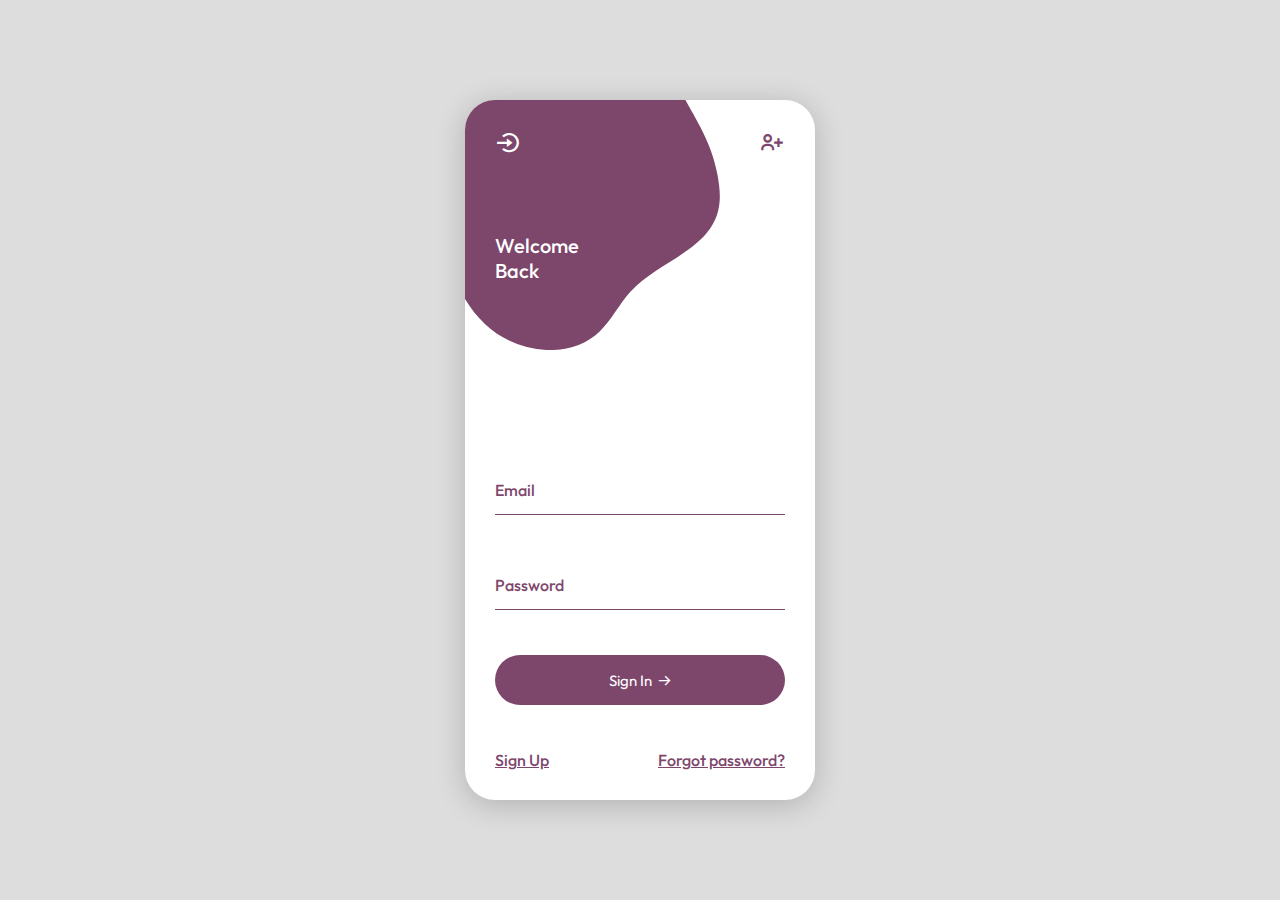
<file: Sign-up-tutorial-10/index.html>
<!DOCTYPE html>
<html lang="en">
<head>
    <meta charset="UTF-8">
    <meta name="viewport" content="width=device-width, initial-scale=1.0">
    <title>T.Oqilbek || Register Page || Tutorial</title>
    <!-- BOXICONS -->
    <link href='https://unpkg.com/boxicons@2.1.4/css/boxicons.min.css' rel='stylesheet'>
    <link rel="stylesheet" href="css/style.css">
</head>
<body>

    <div class="form-container">
        <div class="fluid-container">
            <img src="img/fluid-1.svg" class="fluid-1" id="fluid">
        </div>

        <!-- Login Form - Container -->
        <div class="login-container">
            <div class="form-icon">
                <i class="bx bx-log-in-circle icon-1"></i>
                <i class="bx bx-user-plus icon-2" id="register-icon-btn"></i>
            </div>
            <div class="form-title">
                <span>Welcome <br> Back</span>
            </div>
            <div>
                <div class="input-box">
                    <input type="email" id="email" class="input-field" autocomplete="off" required>
                    <label for="email">Email</label>
                </div>
                <div class="input-box">
                    <input type="password" id="password" class="input-field" autocomplete="off" required>
                    <label for="password">Password</label>
                </div>
                <div class="input-box">
                    <button class="input-submit">
                        <span>Sign In</span><i class="bx bx-arrow-back"></i>
                    </button>
                </div>
                <div class="form-bottom-links">
                    <a href="#" id="register-btn">Sign Up</a>
                    <a href="#">Forgot password?</a>
                </div>
            </div>
        </div>
        
        <!-- Register Form - Container -->
        <div class="register-container">
            <div class="form-icon">
                <i class="bx bx-user-plus icon-1"></i>
                <i class="bx bx-log-in-circle icon-2" id="login-icon-btn"></i>
            </div>
            <div class="form-title">
                <span>Create Account <br> Now</span>
            </div>
            <div>
                <div class="input-box">
                    <input type="text" id="user" class="input-field" autocomplete="off" required>
                    <label for="user">Username</label>
                </div>
                <div class="input-box">
                    <input type="email" id="email" class="input-field" autocomplete="off" required>
                    <label for="email">Email</label>
                </div>
                <div class="input-box">
                    <input type="password" id="password" class="input-field" autocomplete="off" required>
                    <label for="password">Password</label>
                </div>
                <div class="input-box">
                    <button class="input-submit">
                        <span>Sign Up</span><i class="bx bx-arrow-back"></i>
                    </button>
                </div>
                <div class="form-bottom-links">
                    <a href="#" id="login-btn">Sign In</a>
                    <a href="#">Terms & Policy</a>
                </div>
            </div>
        </div>
    </div>
        

    <script src="js/index.js"></script>
</body>
</html>
</file>
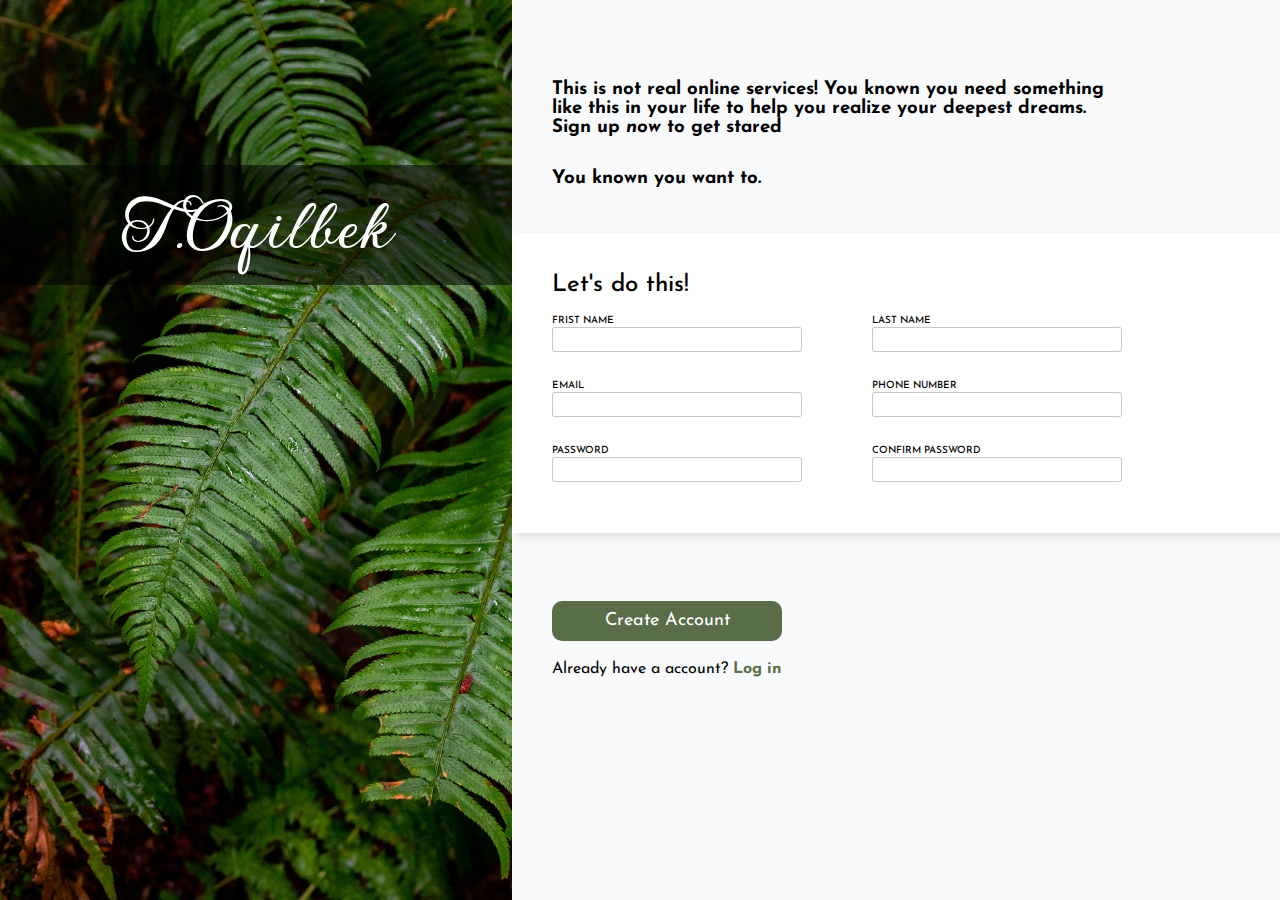
<file: Sign-up-tutorial-2/index.html>
<!DOCTYPE html>
<html lang="en">

<head>
    <meta charset="UTF-8">
    <meta name="viewport" content="width=device-width, initial-scale=1.0">
    <title>T.Oqilbek || Register Page || Tutorial</title>

    <!-- Page style.css link -->
    <link rel="stylesheet" href="css/style.css">
    <!-- /Page style.css link -->
</head>

<body>

    <!-- container div -->
    <div class="container">
        <!-- Logo div box -->
        <div class="logo">
            <box class="logo-text">T.Oqilbek</box>
        </div>
        <!-- /Logo div box -->

        <!-- register div -->
        <div class="register">
            <div class="m">
                <h3>This is not real online services! You known you need something <br> like this in your life to help you
                    realize your deepest dreams. <br> Sign up <i>now</i> to get stared</h3> <br> <br>
                <h3>You known you want to.</h3>
            </div>
            
            <form action="#">
                <div class="form">
                    <h2>Let's do this!</h2>

                    <div class="row">
                        <div class="col">
                            <div class="input">
                                <label for="firstName">Frist Name</label>
                                <input type="text" id="firstName" name="firstName"  required>
                            </div>
                            <div class="input">
                                <label for="email">Email</label>
                                <input type="email" id="email" name="email"  required>
                            </div>
                            <div class="input">
                                <label for="password">Password</label>
                                <input type="password" id="password" name="password"  required>
                            </div>
                        </div>
                        <div class="cols">
                            <div class="input">
                                <label for="lastName">Last Name</label>
                                <input type="text" id="firstName" name="lastName"  required>
                            </div>
                            <div class="input">
                                <label for="phoneNumber">Phone Number</label>
                                <input type="number" id="phoneNumber" name="phoneNumber"  required>
                            </div>
                            <div class="input">
                                <label for="confirmPassword">Confirm Password</label>
                                <input type="password" id="confirmPassword" name="confirmPassword"  required>
                            </div>
                        </div>
                    </div>
                </div>
                <div class="m button">
                    <button class="btn" type="submit">Create Account</button>
                    <p>Already have a account? <span>Log in</span></p>
                </div>
            </form>
        </div>
        <!-- /register div -->
    </div>
    <!-- /container div -->

</body>

</html>
</file>
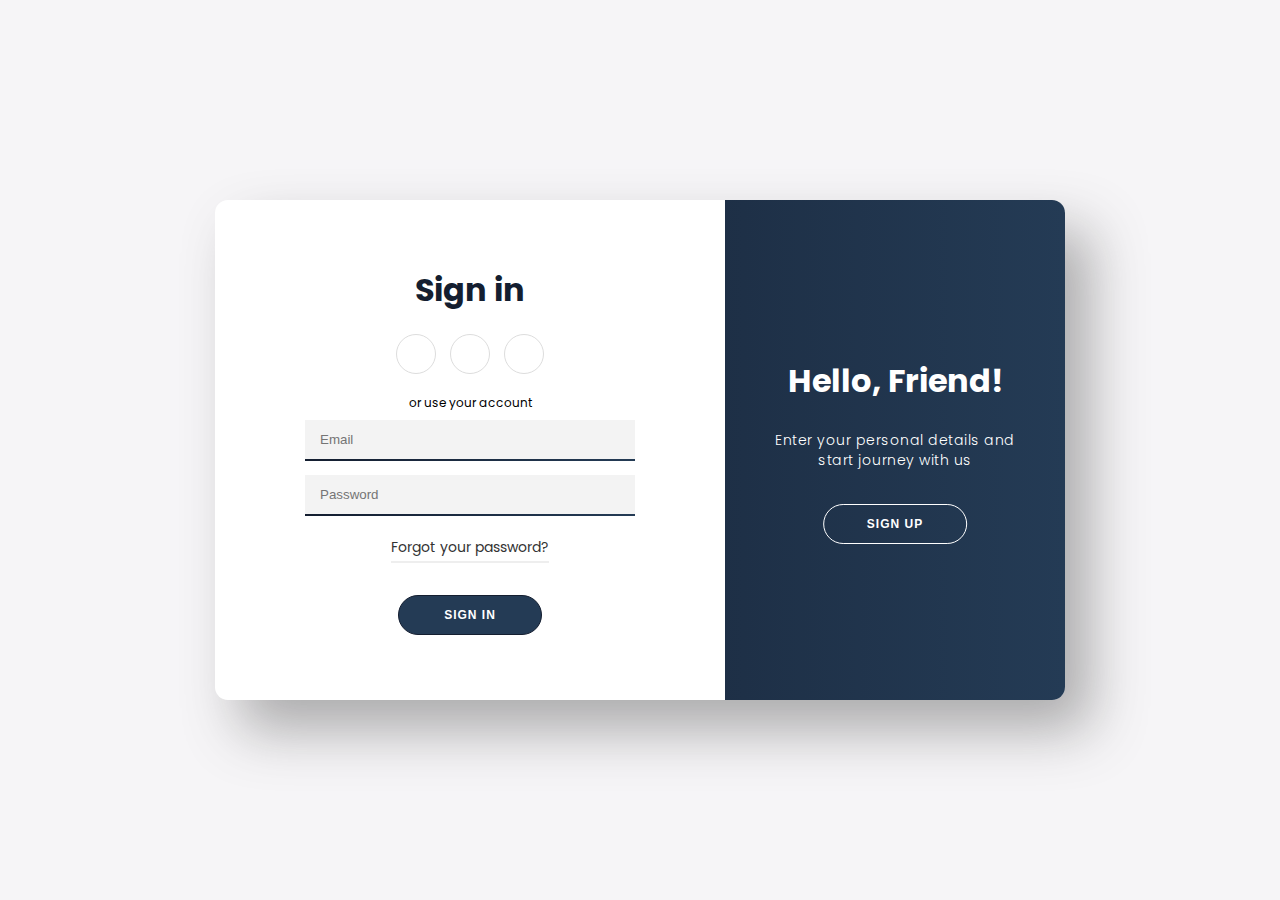
<file: Sign-up-tutorial-3/index.html>
<!DOCTYPE html>
<html lang="en">
<head>
    <meta charset="UTF-8">
    <meta http-equiv="X-UA-Compatible" content="IE=edge">
    <meta name="viewport" content="width=device-width, initial-scale=1.0">
    <title>T.Oqilbek || Register Page || Tutorial</title>
     <!-- font awesome icons -->
     <link rel="stylesheet" href="https://cdnjs.cloudflare.com/ajax/libs/font-awesome/6.1.1/css/all.min.css" integrity="sha512-KfkfwYDsLkIlwQp6LFnl8zNdLGxu9YAA1QvwINks4PhcElQSvqcyVLLD9aMhXd13uQjoXtEKNosOWaZqXgel0g==" crossorigin="anonymous" referrerpolicy="no-referrer" />
    <!-- css stylesheet -->
    <link rel="stylesheet" href="css/style.css">
</head>
<body>

    <div class="container" id="container">
        <div class="form-container sign-up-container">
            <form action="#">
                <h1>Create Account</h1>
                <div class="social-container">
                    <a href="#" class="social"><i class="fab fa-facebook-f"></i></a>
                    <a href="#" class="social"><i class="fab fa-google-plus-g"></i></a>
                    <a href="#" class="social"><i class="fab fa-linkedin-in"></i></a>
                </div>
                <span>or use your email for registration</span>
                <div class="infield">
                    <input type="text" placeholder="Name" />
                    <label></label>
                </div>
                <div class="infield">
                    <input type="email" placeholder="Email" name="email"/>
                    <label></label>
                </div>
                <div class="infield">
                    <input type="password" placeholder="Password" />
                    <label></label>
                </div>
                <button>Sign Up</button>
            </form>
        </div>
        <div class="form-container sign-in-container">
            <form action="#">
                <h1>Sign in</h1>
                <div class="social-container">
                    <a href="#" class="social"><i class="fab fa-facebook-f"></i></a>
                    <a href="#" class="social"><i class="fab fa-google-plus-g"></i></a>
                    <a href="#" class="social"><i class="fab fa-linkedin-in"></i></a>
                </div>
                <span>or use your account</span>
                <div class="infield">
                    <input type="email" placeholder="Email" name="email"/>
                    <label></label>
                </div>
                <div class="infield">
                    <input type="password" placeholder="Password" />
                    <label></label>
                </div>
                <a href="#" class="forgot">Forgot your password?</a>
                <button>Sign In</button>
            </form>
        </div>
        <div class="overlay-container" id="overlayCon">
            <div class="overlay">
                <div class="overlay-panel overlay-left">
                    <h1>Welcome Back!</h1>
                    <p>To keep connected with us please login with your personal info</p>
                    <button>Sign In</button>
                </div>
                <div class="overlay-panel overlay-right">
                    <h1>Hello, Friend!</h1>
                    <p>Enter your personal details and start journey with us</p>
                    <button>Sign Up</button>
                </div>
            </div>
            <button id="overlayBtn"></button>
        </div>
    </div>
    
    <!-- js code -->
    <script>
        const container = document.getElementById("container");
        const overlayCon = document.getElementById("overlayCon");
        const overlayBtn = document.getElementById("overlayBtn");

        overlayBtn.addEventListener("click", () => {
            container.classList.toggle("right-panel-active");

            overlayBtn.classList.remove("btnScaled");
            window.requestAnimationFrame( () => {
                overlayBtn.classList.add("btnScaled");
            })
        })
    </script>

</body>
</html>
</file>
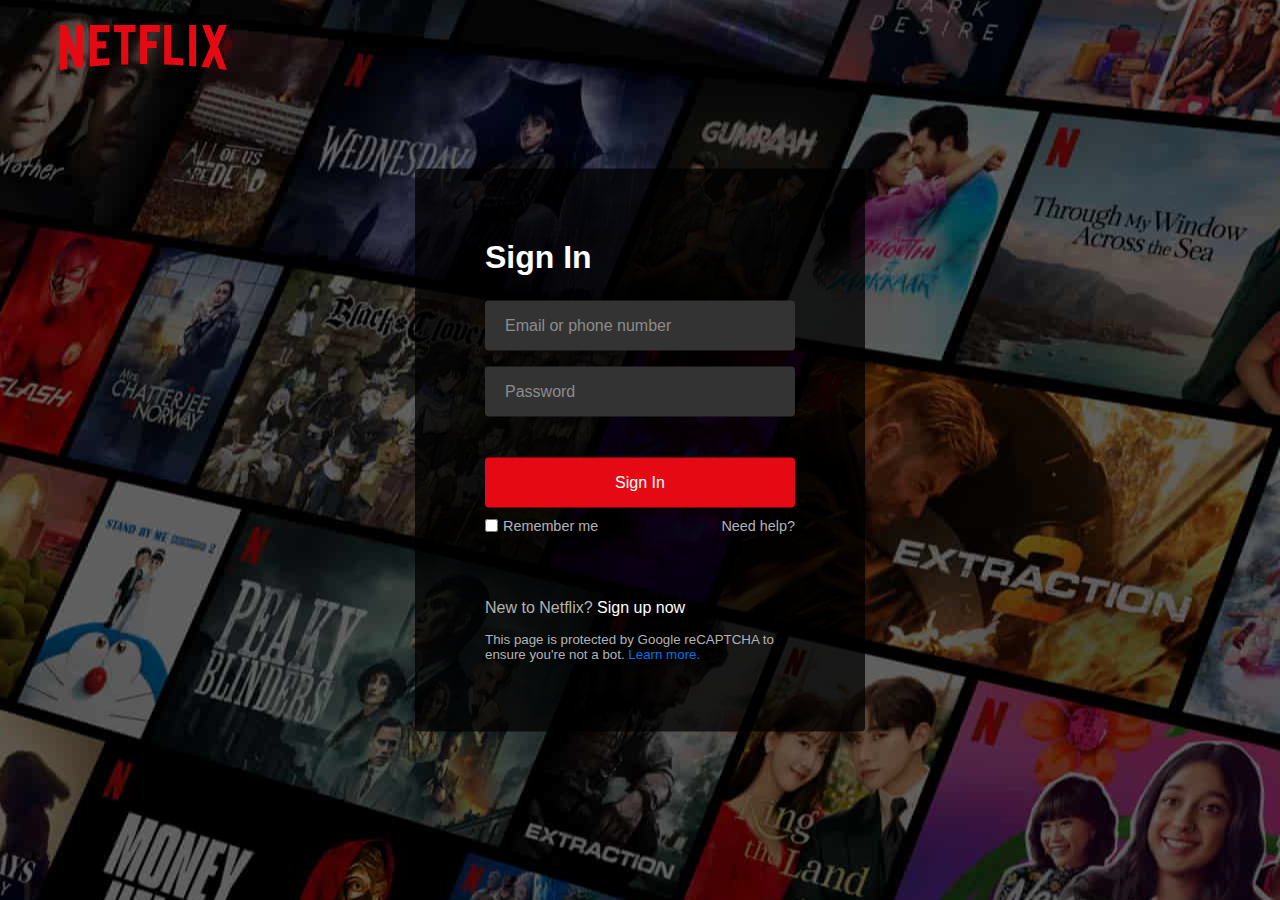
<file: Sign-up-tutorial-4/index.html>
<!DOCTYPE html>
<html lang="en">
<head>
    <meta charset="UTF-8">
    <meta name="viewport" content="width=device-width, initial-scale=1.0">
    <title>T.Oqilbek || Register Page || Tutorial</title>
    <link rel="stylesheet" href="css/style.css">
</head>
<body>
    <nav>
        <a href="#"><img src="img/netflix_logo.svg" alt="logo"></a>
    </nav>
    <div class="form-wrapper">
        <h2>Sign In</h2>
        <form action="#">
            <div class="form-control">
                <input type="text" required>
                <label>Email or phone number</label>
            </div>
            <div class="form-control">
                <input type="password" required>
                <label>Password</label>
            </div>
            <button type="submit">Sign In</button>
            <div class="form-help"> 
                <div class="remember-me">
                    <input type="checkbox" id="remember-me">
                    <label for="remember-me">Remember me</label>
                </div>
                <a href="#">Need help?</a>
            </div>
        </form>
        <p>New to Netflix? <a href="#">Sign up now</a></p>
        <small>
            This page is protected by Google reCAPTCHA to ensure you're not a bot. 
            <a href="#">Learn more.</a>
        </small>
    </div>
</body>
</html>
</file>
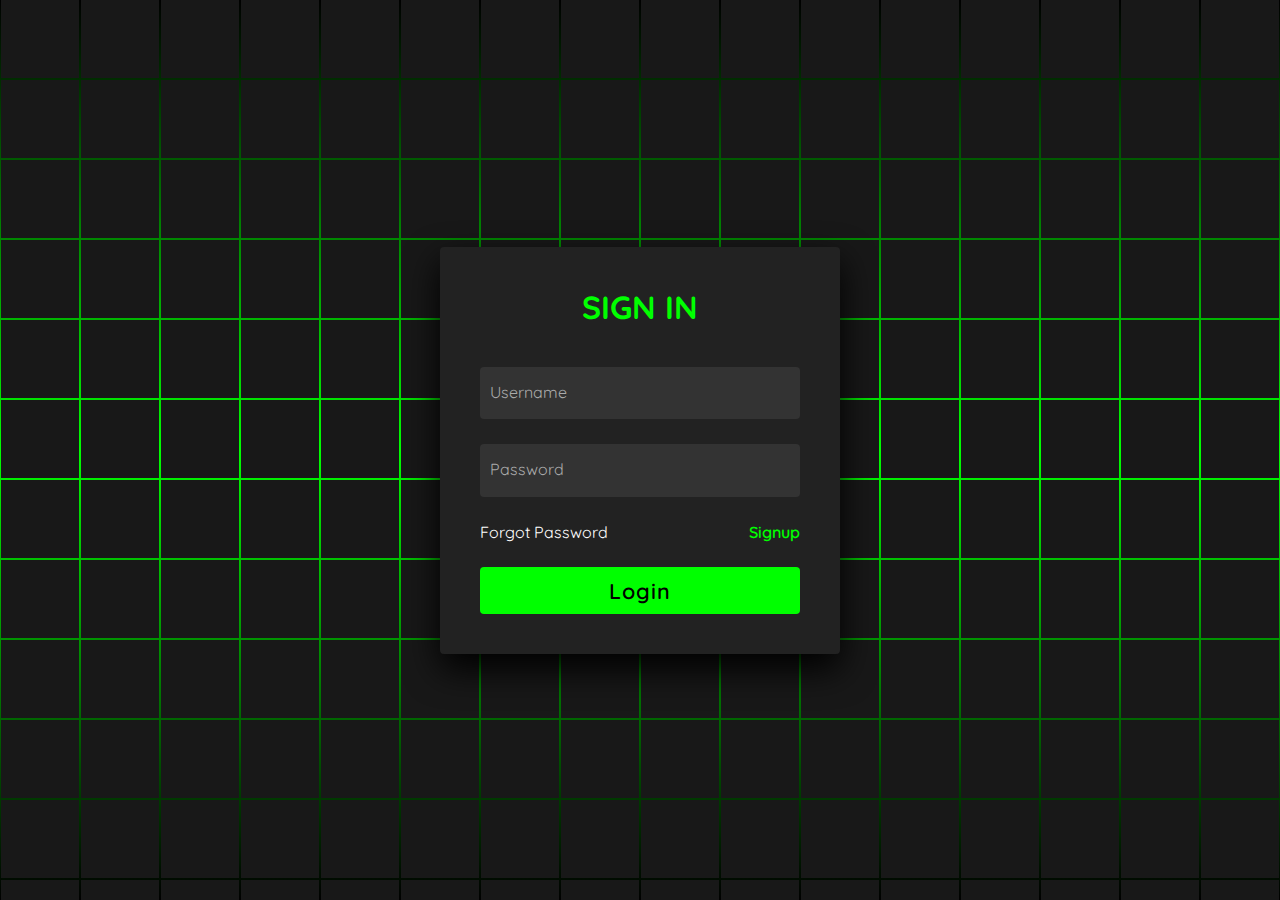
<file: Sign-up-tutorial-6/index.html>
<!DOCTYPE html>
<html lang="en" >
<head>
  <meta charset="UTF-8">
  <title>T.Oqilbek || Register Page || Tutorial</title>
  <link rel="stylesheet" href="css/style.css">

</head>
<body>
<!-- partial:index.partial.html -->
<section>

    <span></span>
    <span></span>
    <span></span>
    <span></span>
    <span></span>
    <span></span>
    <span></span>
    <span></span>
    <span></span>
    <span></span>
    <span></span>
    <span></span>
    <span></span>
    <span></span>
    <span></span>
    <span></span>
    <span></span>
    <span></span>
    <span></span>
    <span></span>
    <span></span>
    <span></span>
    <span></span>
    <span></span>
    <span></span>
    <span></span>
    <span></span>
    <span></span>
    <span></span>
    <span></span>
    <span></span>
    <span></span>
    <span></span>
    <span></span>
    <span></span>
    <span></span>
    <span></span>
    <span></span>
    <span></span>
    <span></span>
    <span></span>
    <span></span>
    <span></span>
    <span></span>
    <span></span>
    <span></span>
    <span></span>
    <span></span>
    <span></span>
    <span></span>
    <span></span>
    <span></span>
    <span></span>
    <span></span>
    <span></span>
    <span></span>
    <span></span>
    <span></span>
    <span></span>
    <span></span>
    <span></span>
    <span></span>
    <span></span>
    <span></span>
    <span></span>
    <span></span>
    <span></span>
    <span></span>
    <span></span>
    <span></span>
    <span></span>
    <span></span>
    <span></span>
    <span></span>
    <span></span>
    <span></span>
    <span></span>
    <span></span>
    <span></span>
    <span></span>
    <span></span>
    <span></span>
    <span></span>
    <span></span>
    <span></span>
    <span></span>
    <span></span>
    <span></span>
    <span></span>
    <span></span>
    <span></span>
    <span></span>
    <span></span>
    <span></span>
    <span></span>
    <span></span>
    <span></span>
    <span></span>
    <span></span>
    <span></span>
    <span></span>
    <span></span>
    <span></span>
    <span></span>
    <span></span>
    <span></span>
    <span></span>
    <span></span>
    <span></span>
    <span></span>
    <span></span>
    <span></span>
    <span></span>
    <span></span>
    <span></span>
    <span></span>
    <span></span>
    <span></span>
    <span></span>
    <span></span>
    <span></span>
    <span></span>
    <span></span>
    <span></span>
    <span></span>
    <span></span>
    <span></span>
    <span></span>
    <span></span>
    <span></span>
    <span></span>
    <span></span>
    <span></span>
    <span></span>
    <span></span>
    <span></span>
    <span></span>
    <span></span>
    <span></span>
    <span></span>
    <span></span>
    <span></span>
    <span></span>
    <span></span>
    <span></span>
    <span></span>
    <span></span>
    <span></span>
    <span></span>
    <span></span>
    <span></span>
    <span></span>
    <span></span>
    <span></span>
    <span></span>
    <span></span>
    <span></span>
    <span></span>
    <span></span>
    <span></span>
    <span></span>
    <span></span>
    <span></span>
    <span></span>
    <span></span>
    <span></span>
    <span></span>
    <span></span>
    <span></span>
    <span></span>
    <span></span>
    <span></span>
    <span></span>
    <span></span>
    <span></span>
    <span></span>
    <span></span>
    <span></span>
    <span></span>
    <span></span>
    <span></span>
    <span></span>
    <span></span>
    <span></span>
    <span></span>
    <span></span>
    <span></span>
    <span></span>
    <span></span>
    <span></span>
    <span></span>
    <span></span>
    <span></span>
    <span></span>
    <span></span>
    <span></span>
    <span></span>
    <span></span>
    <span></span>
    <span></span>
    <span></span>
    <span></span>
    <span></span>
    <span></span>
    <span></span>
    <span></span>
    <span></span>
    <span></span>
    <span></span>
    <span></span>
    <span></span>
    <span></span>
    <span></span>
    <span></span>
    <span></span>
    <span></span>
    <span></span>
    <span></span>
    <span></span>
    <span></span>
    <span></span>
    <span></span>
    <span></span>
    <span></span>
    <span></span>
    <span></span>
    <span></span>
    <span></span>
    <span></span>
    <span></span>
    <span></span>
    <span></span>
    <span></span>
    <span></span>
    <span></span>
    <span></span>
    <span></span>
    <span></span>
    <span></span>
    <span></span>
    <span></span>
    <span></span>
    <span></span>
    <span></span>
    <span></span>
    <span></span>
    <span></span>
    <span></span>
    <span></span>
    <span></span>
    <span></span>
    <span></span>
    <span></span>
    <span></span>
    <span></span>
    <span></span>
    <span></span>
    <span></span>
    <span></span>
    <span></span>

    <div class="signin">
      <div class="content">
        <h2>Sign In</h2>
        <div class="form">
          <div class="inputBox">
            <input type="text" required>
            <i>Username</i>
          </div>
          <div class="inputBox">
            <input type="password" required>
            <i>Password</i>
          </div>
          <div class="links">
            <a href="#">Forgot Password</a>
            <a href="#">Signup</a>
          </div>
          <div class="inputBox">
            <input type="submit" value="Login">
          </div>
        </div>
      </div>
    </div>
  </section>
<!-- partial -->
  
</body>
</html>
</file>
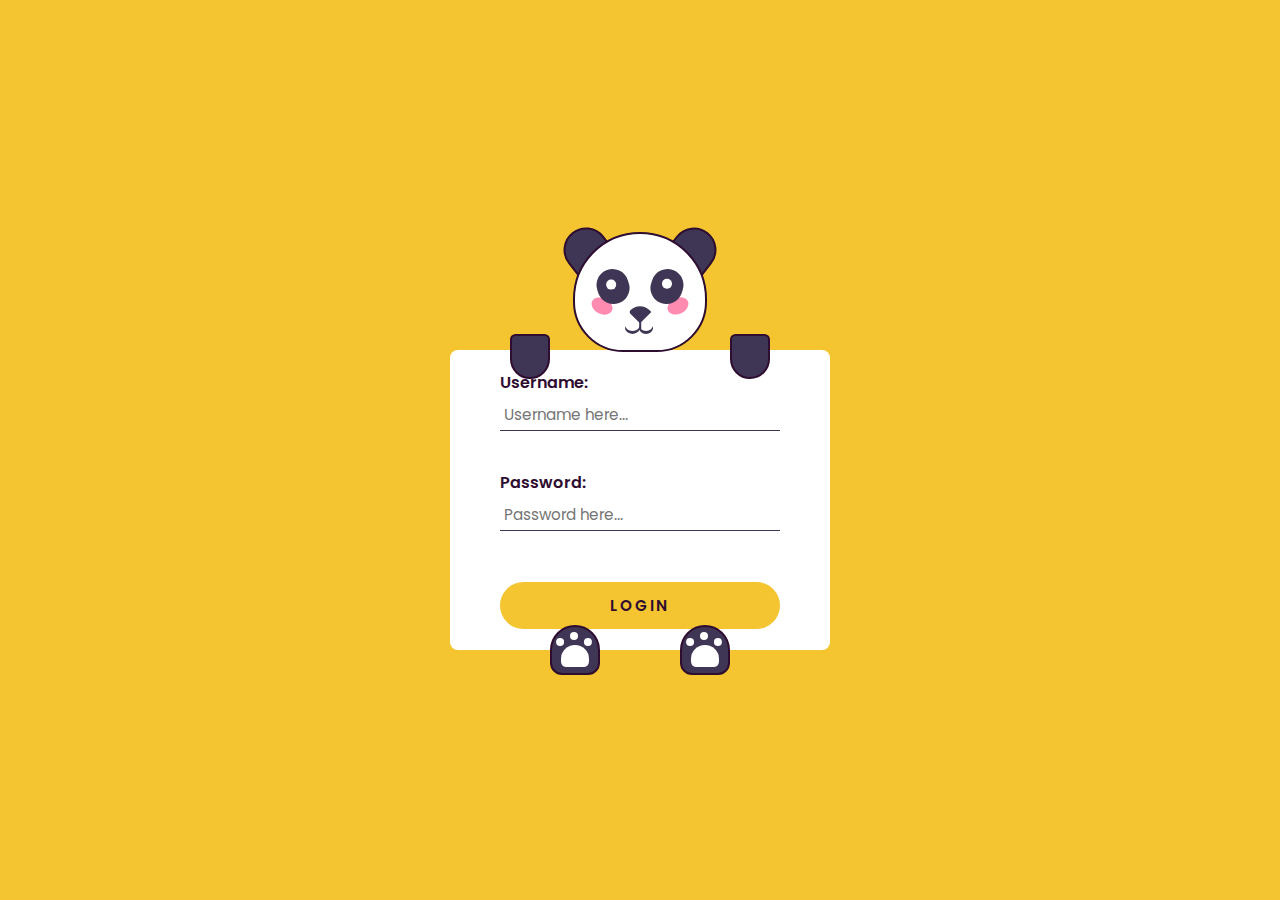
<file: Sign-up-tutorial-7/index.html>
<!DOCTYPE html>
<html lang="en">
  <head>
    <meta name="viewport" content="width=device-width, initial-scale=1.0" />
    <title>T.Oqilbek || Register Page || Tutorial</title>
    <!-- Google Font -->
    <link
      href="https://fonts.googleapis.com/css2?family=Poppins:wght@400;600&display=swap"
      rel="stylesheet"
    />
    <!-- Stylesheet -->
    <link rel="stylesheet" href="css/style.css" />
  </head>
  <body>
    <div class="container">
      <form>
        <label for="username">Username:</label>
        <input type="text" id="username" placeholder="Username here..." /><br>
        <label for="password">Password:</label>
        <input type="password" id="password" placeholder="Password here..." /><br>
        <button>Login</button>
      </form>
      <div class="ear-l"></div>
      <div class="ear-r"></div>
      <div class="panda-face">
        <div class="blush-l"></div>
        <div class="blush-r"></div>
        <div class="eye-l">
          <div class="eyeball-l"></div>
        </div>
        <div class="eye-r">
          <div class="eyeball-r"></div>
        </div>
        <div class="nose"></div>
        <div class="mouth"></div>
      </div>
      <div class="hand-l"></div>
      <div class="hand-r"></div>
      <div class="paw-l"></div>
      <div class="paw-r"></div>
    </div>
    <!-- Script -->
    <script src="js/script.js"></script>
  </body>
</html>
</file>
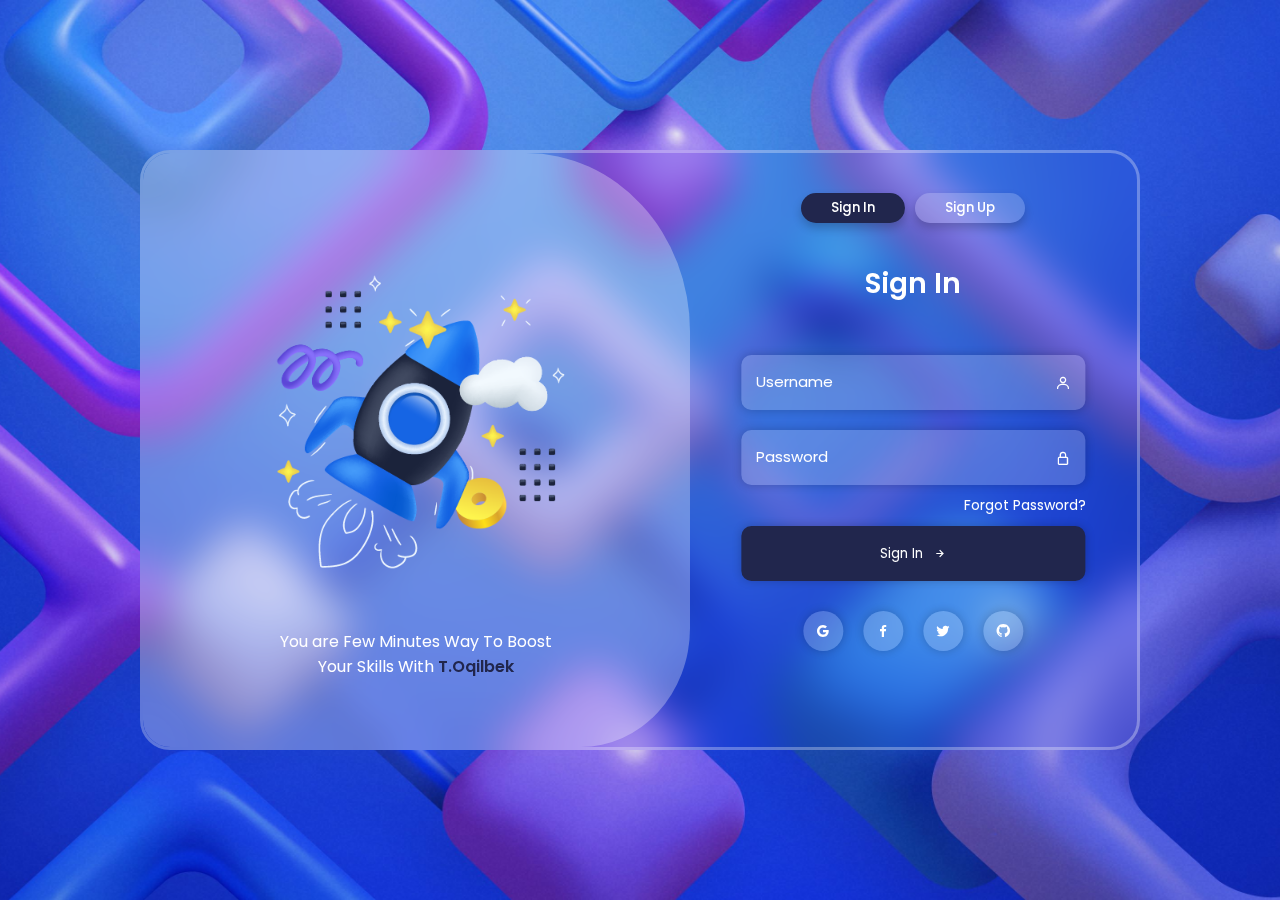
<file: Sign-up-tutorial-9/index.html>
<!DOCTYPE html>
<html lang="en">
<head>
    <meta charset="UTF-8">
    <meta name="viewport" content="width=device-width, initial-scale=1.0">
    <title>T.Oqilbek || Register Page || Tutorial</title>
    <!-- BOXICONS -->
    <link href='https://unpkg.com/boxicons@2.1.4/css/boxicons.min.css' rel='stylesheet'>
    <!-- STYLE -->
    <link rel="stylesheet" href="css/style.css">
</head>
<body>
    <!-- Form Container -->
    <div class="form-container">
        <div class="col col-1">
            <div class="image-layer">
                <img src="img/white-outline.png" class="form-image-main">
                <img src="img/dots.png" class="form-image dots">
                <img src="img/coin.png" class="form-image coin">
                <img src="img/spring.png" class="form-image spring">
                <img src="img/rocket.png" class="form-image rocket">
                <img src="img/cloud.png" class="form-image cloud">
                <img src="img/stars.png" class="form-image stars">
            </div>
            <p class="featured-words">You are Few Minutes Way To Boost Your Skills With <span>T.Oqilbek</span></p>
        </div>
        <div class="col col-2">
            <div class="btn-box">
                <button class="btn btn-1" id="login">Sign In</button>
                <button class="btn btn-2" id="register">Sign Up</button>
            </div>
            
            <!-- Login Form Container -->
            <div class="login-form">
                <div class="form-title">
                    <span>Sign In</span>
                </div>
                <div class="form-inputs">
                    <div class="input-box">
                        <input type="text" class="input-field" placeholder="Username" required>
                        <i class="bx bx-user icon"></i>
                    </div>
                    <div class="input-box">
                        <input type="password" class="input-field" placeholder="Password" required>
                        <i class="bx bx-lock-alt icon"></i>
                    </div>
                    <div class="forgot-pass">
                        <a href="#">Forgot Password?</a>
                    </div>
                    <div class="input-box">
                        <button class="input-submit">
                            <span>Sign In</span>
                            <i class="bx bx-right-arrow-alt"></i>
                        </button>
                    </div>
                </div>
                <div class="social-login">
                    <i class="bx bxl-google"></i>
                    <i class="bx bxl-facebook"></i>
                    <i class="bx bxl-twitter"></i>
                    <i class="bx bxl-github"></i>
                </div>
            </div>
            <!-- Register Form Container -->
            <div class="register-form">
                <div class="form-title">
                    <span>Create Account</span>
                </div>
                <div class="form-inputs">
                    <div class="input-box">
                        <input type="email" class="input-field" placeholder="Email" required>
                        <i class="bx bx-envelope icon"></i>
                    </div>
                    <div class="input-box">
                        <input type="text" class="input-field" placeholder="Username" required>
                        <i class="bx bx-user icon"></i>
                    </div>
                    <div class="input-box">
                        <input type="password" class="input-field" placeholder="Password" required>
                        <i class="bx bx-lock-alt icon"></i>
                    </div>
                    <div class="forgot-pass">
                        <a href="#">Forgot Password?</a>
                    </div>
                    <div class="input-box">
                        <button class="input-submit">
                            <span>Sign In</span>
                            <i class="bx bx-right-arrow-alt"></i>
                        </button>
                    </div>
                </div>
                <div class="social-login">
                    <i class="bx bxl-google"></i>
                    <i class="bx bxl-facebook"></i>
                    <i class="bx bxl-twitter"></i>
                    <i class="bx bxl-github"></i>
                </div>
            </div>
        </div>
    </div>
           

    <!-- JS -->
    <script src="js/index.js"></script>
</body>
</html>
</file>
<file: Sign-up-tutorial-10/css/style.css>
/* OUTFIT FONT */
@import url('https://fonts.googleapis.com/css2?family=Outfit:wght@300;400;500;600&display=swap');
 
/* ==== COLOR VARIABLES ===== */
:root{
    --first-color: #7D476C;
    --bg-color: #DDDDDD;
    --white-color: #FFFFFF;
}
/* ==== BASE ===== */
*{
    margin: 0;
    padding: 0;
    box-sizing: border-box;
    font-family: 'Outfit', sans-serif;
}

body {
    display: flex;
    align-items: center;
    justify-content: center;
    height: 100vh;
    background: var(--bg-color);
}

.form-container {
    position: relative;
    width: 350px;
    height: 700px;
    background: var(--white-color);
    border-radius: 30px;
    box-shadow: 0px 5px 30px rgba(0, 0, 0, 0.2);
    overflow: hidden;
}

.fluid-container {
    position: relative;
    top: 0;
    left: 0;
}

.fluid-container .fluid-1 {
    position: absolute;
    top: -55px;
    left: -50px;
    width: 330px;
    transform: rotate(90deg) scale(1);
    z-index: 1;
}

/* ===== Login Form Container ===== */
.login-container, .register-container {
    position: absolute;
    display: flex;
    flex-direction: column;
    justify-content: space-between;
    width: 100%;
    height: 700px;
    padding: 30px;
    transition: left 1s;
}

/* ===== Register Form Container ===== */
.register-container {
    left: 100%;
}

.form-icon,
.form-title,
.input-box {
    z-index: 5;
}

.form-icon {
    display: flex;
    justify-content: space-between;
}

.form-icon i {
    font-size: 26px;
    cursor: pointer;
}

.form-icon .icon-1 {
    color: var(--white-color);
}

.form-icon .icon-2 {
    color: var(--first-color);
}

.form-title {
    font-size: 20px;
    font-weight: 500;
    margin-bottom: 60px;
    color: var(--white-color);
    z-index: 1;
}

.input-box {
    position: relative;
    display: flex;
    flex-direction: column;
    margin: 45px 0;
}

.input-field {
    font-size: 16px;
    width: 100%;
    height: 50px;
    padding-top: 10px;
    background: transparent;
    border: none;
    border-bottom: 1px solid var(--first-color);
    outline: none;
}

.input-field:focus, .input-field:valid {
    border-bottom: 2px solid var(--first-color);
}

.input-box label {
    position: absolute;
    top: 50%;
    left: 0;
    transform: translateY(-50%);
    font-weight: 500;
    color: var(--first-color);
    transition: all .3s ease;
}

.input-field:focus ~ label, .input-field:valid ~ label {
    top: -5%;
    transform: translateY(-15%);
    font-size: 14px;
}

.input-submit {
    display: flex;
    align-items: center;
    justify-content: center;
    gap: 5px;
    width: 100%;
    height: 50px;
    font-size: 15px;
    background-color: var(--first-color);
    color: var(--white-color);
    border: none;
    border-radius: 50px;
    cursor: pointer;
    transition: .3s;
}

.bx-arrow-back {
    transform: rotate(180deg);
}

.input-submit:hover {
    gap: 15px;
}

.form-bottom-links {
    display: flex;
    justify-content: space-between;
}

.form-bottom-links a {
    font-weight: 500;
    color: var(--first-color);
}

/* ==== Fluid Animation ===== */
#fluid.fluid-animate {
    animation: scale .8s ease alternate 2;
    z-index: 100;
}

@keyframes scale {
    from {
        transform: rotate(90deg) scale(1);
    }
    to {
        transform: rotate(90deg) scale(6);
    }
}
</file>
<file: Sign-up-tutorial-2/css/style.css>
@import url('https://fonts.googleapis.com/css2?family=Gwendolyn:wght@400;700&display=swap');
@import url('https://fonts.googleapis.com/css2?family=Gwendolyn:wght@400;700&family=Josefin+Sans:ital,wght@0,100..700;1,100..700&display=swap');

* {
    margin: 0;
    padding: 0;
    box-sizing: border-box;
}

.container {
    width: 100%;
    min-height: 100vh;
    background-color: #F9FAFB;
    display: flex;
    font-family: "Josefin Sans", sans-serif;
    font-weight: 400;
    font-style: normal;
}

.container .logo {
    width: 40%;
    height: 100vh;
    background-image: url(../img/img.jpg);
    background-repeat: no-repeat;
    background-size: cover;
}

.container .logo .logo-text {
    width: 40%;
    height: 120px;
    position: absolute;
    display: flex;
    justify-content: center;
    align-items: center;
    transform: translate(-50%, -50%);
    top: 25%;
    left: 20%;
    color: white;
    font-family: "Gwendolyn", cursive;
    font-weight: 700;
    font-size: 80px;    
    background-color: #0000008d;
}

.register {
    width: 60%;
    min-height: 100vh;
}

.register .m {
    margin: 80px 40px 10px;
}

.form {
    width: 100%;
    height: 300px;
    background-color: #fff;
    margin-top: 45px;
    padding: 20px 40px 10px;
    box-shadow: 5px 5px 10px #0000001a;
}

.form h2 {
    font-weight: 500;
    margin-top: 20px;
}

.form .row {
    display: flex;
}

.form label {
    position: absolute;
    text-transform: uppercase;
    font-weight: 500;
    font-size: 10px;
    margin-top: -12px;
}

.input {
    margin-top: 20px;
    padding: 10px 0px;
}

.input input {
    outline-color: blue;
    width: 250px;
    height: 25px;
    border-radius: 3px;
    border: 1px solid rgba(0, 0, 0, 0.215);
    transition: 0.5s ease-in-out;
}

.cols {
    margin: 0px 70px 0px;
}

form button {
    width: 230px;
    height: 40px;
    margin-top: -30px;
    background-color: #596d48;
    color: #fff;
    border: none;
    border-radius: 10px;
    font-family: "Josefin Sans", sans-serif;
    cursor: pointer;
    font-size: 18px;
    transition: 0.5s ease-in-out;
}

form button:hover {
    border: 1px solid #596d48;
    background-color: transparent;
    color: #596d48;
}

form p {
    margin-top: 20px;
}

form p span {
    color: #596d48;
    font-weight: 700;
    cursor: pointer;
}

@media (max-width: 870px) {
    .logo {
        display: none;
    }

    .register {
        width: 100%;
        height: 100vh;
    }

    .register .m {
        margin: 20px 20px 10px;
    }

    .form {
        height: 480px;
    }

    .form .row {
        flex-direction: row;
        flex-wrap: wrap;
    }

    .row .cols {
        margin: 0;
    }

    .button {
        height: 120px;
    }

    .button .btn {
        margin-top: 15px;
    }
}
</file>
<file: Sign-up-tutorial-3/css/style.css>
@import url('https://fonts.googleapis.com/css2?family=Poppins:wght@100;200;300;400;500;600;700;800;900&display=swap');

* {
    padding: 0px;
    margin: 0px;
    box-sizing: border-box;
}

:root {
    --linear-grad: linear-gradient(to right, #141E30, #243B55);
    --grad-clr1: #141E30;
    --grad-clr2: #243B55;
}

body {
    height: 100vh;
    background: #f6f5f7;
    display: grid;
    place-content: center;
    font-family: 'Poppins', sans-serif;
}

.container {
    position: relative;
    width: 850px;
    height: 500px;
    background: #fff;
    box-shadow: 25px 30px 55px #5557;
    border-radius: 13px;
    overflow: hidden;
}

.form-container {
    position: absolute;
    width: 60%;
    height: 100%;
    padding: 0 40px;
    transition: 0.6s ease-in-out;
}

.sign-up-container {
    opacity: 0;
    z-index: 1;
}

.sign-in-container {
    z-index: 2;
}

form {
    height: 100%;
    display: flex;
    flex-direction: column;
    align-items: center;
    justify-content: center;
    padding: 0px 50px;
}

h1 {
    color: var(--grad-clr1);
}

.social-container {
    margin: 20px 0;
}

.social-container a {
    border: 1px solid #ddd;
    border-radius: 50%;
    display: inline-flex;
    justify-content: center;
    align-items: center;
    margin: 0px 5px;
    height: 40px;
    width: 40px;
}

span {
    font-size: 12px;
}

.infield {
    position: relative;
    margin: 8px 0;
    width: 100%;
}

input {
    width: 100%;
    padding: 12px 15px;
    background-color: #f3f3f3;
    border: none;
    outline: none;
}

label {
    position: absolute;
    left: 50%;
    top: 100%;
    transform: translateX(-50%);
    width: 100%;
    height: 2px;
    background: var(--linear-grad);
    transition: 0.3s;
}

input:focus ~ label {
    width: 100%;
}

a {
    color: #333;
    font-size: 14px;
    text-decoration: none;
    margin: 15px 0px;
}

a.forgot {
    padding-bottom: 3px;
    border-bottom: 2px solid #eee;
}

button {
    border-radius: 20px;
    border: 1px solid var(--grad-clr1);
    background: var(--grad-clr2);
    color: #fff;
    font-size: 12px;
    font-weight: bold;
    padding: 12px 45px;
    letter-spacing: 1px;
    text-transform: uppercase;
}

.form-container button {
    margin-top: 17px;
    transition: 80ms ease-in;
}

.form-container button:hover {
    background: #fff;
    color: var(--grad-clr1);
}

.overlay-container {
    position: absolute;
    top: 0;
    left: 60%;
    width: 40%;
    height: 100%;
    overflow: hidden;
    transition: transform 0.6s ease-in-out;
    z-index: 9;
}

#overlayBtn {
    cursor: pointer;
    position: absolute;
    left: 50%;
    top: 304px;
    transform: translateX(-50%);
    width: 143.67px;
    height: 40px;
    border: 1px solid #fff;
    background: transparent;
    border-radius: 20px;
}

.overlay {
    position: relative;
    background: var(--linear-grad);
    color: #fff;
    left: -150%;
    height: 100%;
    width: 250%;
    transition: transform 0.6s ease-in-out;  
}

.overlay-panel {
    position: absolute;
    display: flex;
    align-items: center;
    justify-content: center;
    flex-direction: column;
    padding: 0px 40px;
    text-align: center;
    height: 100%;
    width: 340px;
    transition: 0.6s ease-in-out;
}

.overlay-left {
    right: 60%;
    transform: translateX(-12%);
}

.overlay-right {
    right: 0;
    transform: translateX(0%);
}

.overlay-panel h1 {
    color: #fff;
}

p {
    font-size: 14px;
    font-weight: 300;
    line-height: 20px;
    letter-spacing: 0.5px;
    margin: 25px 0 35px; 
}

.overlay-panel button {
    border: none;
    background-color: transparent;
}

.right-panel-active .overlay-container {
    transform: translateX(-150%);
}

.right-panel-active .overlay {
    transform: translateX(50%);
}

.right-panel-active .overlay-left {
    transform: translateX(25%);
}
.right-panel-active .overlay-right {
    transform: translateX(25%);
}

.right-panel-active .sign-in-container {
    transform: translateX(20%);
    opacity: 0;
}

.right-panel-active .sign-up-container {
    transform: translateX(66.7%);
    opacity: 1;
    z-index: 5;
    animation: show 0.6s;
}

@keyframes show {
    0%, 50% {
        opacity: 0;
        z-index: 1;
    }
    50.1%, 100% {
        opacity: 1;
        z-index: 5;
    }
}

.btnScaled {
    animation: scaleBtn 0.6s;
}

@keyframes scaleBtn {
    0% {
        width: 143.67px;
    }
    50% {
        width: 250px;
    }
    100% {
        width: 143.67px;
    }
}
</file>
<file: Sign-up-tutorial-4/css/style.css>
* {
    margin: 0;
    padding: 0;
    box-sizing: border-box;
    font-family: 'Roboto', sans-serif;
}

body {
    background: #000;
}

body::before {
    content: "";
    position: absolute;
    left: 0;
    top: 0;
    opacity: 0.5;
    width: 100%;
    height: 100%;
    background: url("../img/netflix_bg.jpg");
    background-position: center;
}

nav {
    position: fixed;
    padding: 25px 60px;
    z-index: 1;
}

nav a img {
    width: 167px;
}

.form-wrapper {
    position: absolute;
    left: 50%;
    top: 50%;
    border-radius: 4px;
    padding: 70px;
    width: 450px;
    transform: translate(-50%, -50%);
    background: rgba(0, 0, 0, .75);
}

.form-wrapper h2 {
    color: #fff;
    font-size: 2rem;
}

.form-wrapper form {
    margin: 25px 0 65px;
}

form .form-control {
    height: 50px;
    position: relative;
    margin-bottom: 16px;
}

.form-control input {
    height: 100%;
    width: 100%;
    background: #333;
    border: none;
    outline: none;
    border-radius: 4px;
    color: #fff;
    font-size: 1rem;
    padding: 0 20px;
}

.form-control input:is(:focus, :valid) {
    background: #444;
    padding: 16px 20px 0;
}

.form-control label {
    position: absolute;
    left: 20px;
    top: 50%;
    transform: translateY(-50%);
    font-size: 1rem;
    pointer-events: none;
    color: #8c8c8c;
    transition: all 0.1s ease;
}

.form-control input:is(:focus, :valid)~label {
    font-size: 0.75rem;
    transform: translateY(-130%);
}

form button {
    width: 100%;
    padding: 16px 0;
    font-size: 1rem;
    background: #e50914;
    color: #fff;
    font-weight: 500;
    border-radius: 4px;
    border: none;
    outline: none;
    margin: 25px 0 10px;
    cursor: pointer;
    transition: 0.1s ease;
}

form button:hover {
    background: #c40812;
}

.form-wrapper a {
    text-decoration: none;
}

.form-wrapper a:hover {
    text-decoration: underline;
}

.form-wrapper :where(label, p, small, a) {
    color: #b3b3b3;
}

form .form-help {
    display: flex;
    justify-content: space-between;
}

form .remember-me {
    display: flex;
}

form .remember-me input {
    margin-right: 5px;
    accent-color: #b3b3b3;
}

form .form-help :where(label, a) {
    font-size: 0.9rem;
}

.form-wrapper p a {
    color: #fff;
}

.form-wrapper small {
    display: block;
    margin-top: 15px;
    color: #b3b3b3;
}

.form-wrapper small a {
    color: #0071eb;
}

@media (max-width: 740px) {
    body::before {
        display: none;
    }

    nav, .form-wrapper {
        padding: 20px;
    }

    nav a img {
        width: 140px;
    }

    .form-wrapper {
        width: 100%;
        top: 43%;
    }

    .form-wrapper form {
        margin: 25px 0 40px;
    }
}
</file>
<file: Sign-up-tutorial-6/css/style.css>
@import url('https://fonts.googleapis.com/css2?family=Quicksand:wght@300;400;500;600;700&display=swap');
*
{
	margin: 0;
	padding: 0;
	box-sizing: border-box;
	font-family: 'Quicksand', sans-serif;
}
body 
{
	display: flex;
	justify-content: center;
	align-items: center;
	min-height: 100vh;
	background: #000;
}
section 
{
	position: absolute;
	width: 100vw;
	height: 100vh;
	display: flex;
	justify-content: center;
	align-items: center;
	gap: 2px;
	flex-wrap: wrap;
	overflow: hidden;
}
section::before 
{
	content: '';
	position: absolute;
	width: 100%;
	height: 100%;
	background: linear-gradient(#000,#0f0,#000);
	animation: animate 5s linear infinite;
}
@keyframes animate 
{
	0%
	{
		transform: translateY(-100%);
	}
	100%
	{
		transform: translateY(100%);
	}
}
section span 
{
	position: relative;
	display: block;
	width: calc(6.25vw - 2px);
	height: calc(6.25vw - 2px);
	background: #181818;
	z-index: 2;
	transition: 1.5s;
}
section span:hover 
{
	background: #0f0;
	transition: 0s;
}

section .signin
{
	position: absolute;
	width: 400px;
  background: #222;  
	z-index: 1000;
	display: flex;
	justify-content: center;
	align-items: center;
	padding: 40px;
	border-radius: 4px;
	box-shadow: 0 15px 35px rgba(0,0,0,9);
}
section .signin .content 
{
	position: relative;
	width: 100%;
	display: flex;
	justify-content: center;
	align-items: center;
	flex-direction: column;
	gap: 40px;
}
section .signin .content h2 
{
	font-size: 2em;
	color: #0f0;
	text-transform: uppercase;
}
section .signin .content .form 
{
	width: 100%;
	display: flex;
	flex-direction: column;
	gap: 25px;
}
section .signin .content .form .inputBox
{
	position: relative;
	width: 100%;
}
section .signin .content .form .inputBox input 
{
	position: relative;
	width: 100%;
	background: #333;
	border: none;
	outline: none;
	padding: 25px 10px 7.5px;
	border-radius: 4px;
	color: #fff;
	font-weight: 500;
	font-size: 1em;
}
section .signin .content .form .inputBox i 
{
	position: absolute;
	left: 0;
	padding: 15px 10px;
	font-style: normal;
	color: #aaa;
	transition: 0.5s;
	pointer-events: none;
}
.signin .content .form .inputBox input:focus ~ i,
.signin .content .form .inputBox input:valid ~ i
{
	transform: translateY(-7.5px);
	font-size: 0.8em;
	color: #fff;
}
.signin .content .form .links 
{
	position: relative;
	width: 100%;
	display: flex;
	justify-content: space-between;
}
.signin .content .form .links a 
{
	color: #fff;
	text-decoration: none;
}
.signin .content .form .links a:nth-child(2)
{
	color: #0f0;
	font-weight: 600;
}
.signin .content .form .inputBox input[type="submit"]
{
	padding: 10px;
	background: #0f0;
	color: #000;
	font-weight: 600;
	font-size: 1.35em;
	letter-spacing: 0.05em;
	cursor: pointer;
}
input[type="submit"]:active
{
	opacity: 0.6;
}
@media (max-width: 900px)
{
	section span 
	{
		width: calc(10vw - 2px);
		height: calc(10vw - 2px);
	}
}
@media (max-width: 600px)
{
	section span 
	{
		width: calc(20vw - 2px);
		height: calc(20vw - 2px);
	}
}
</file>
<file: Sign-up-tutorial-7/css/style.css>
* {
  padding: 0;
  margin: 0;
  box-sizing: border-box;
  font-family: "Poppins", sans-serif;
}
body {
  background-color: #f4c531;
}
.container {
  height: 31.25em;
  width: 31.25em;
  position: absolute;
  transform: translate(-50%, -50%);
  top: 50%;
  left: 50%;
}
form {
  width: 23.75em;
  height: 18.75em;
  background-color: #ffffff;
  position: absolute;
  transform: translate(-50%, -50%);
  top: calc(50% + 3.1em);
  left: 50%;
  padding: 0 3.1em;
  display: flex;
  flex-direction: column;
  justify-content: center;
  border-radius: 0.5em;
}
form label {
  display: block;
  margin-bottom: 0.2em;
  font-weight: 600;
  color: #2e0d30;
}
form input {
  font-size: 0.95em;
  font-weight: 400;
  color: #3f3554;
  padding: 0.3em;
  border: none;
  border-bottom: 0.12em solid #3f3554;
  outline: none;
}
form input:focus {
  border-color: #f4c531;
}
form input:not(:last-child) {
  margin-bottom: 0.9em;
}
form button {
  font-size: 0.95em;
  padding: 0.8em 0;
  border-radius: 2em;
  border: none;
  outline: none;
  background-color: #f4c531;
  color: #2e0d30;
  text-transform: uppercase;
  font-weight: 600;
  letter-spacing: 0.15em;
  margin-top: 0.8em;
}
.panda-face {
  height: 7.5em;
  width: 8.4em;
  background-color: #ffffff;
  border: 0.18em solid #2e0d30;
  border-radius: 7.5em 7.5em 5.62em 5.62em;
  position: absolute;
  top: 2em;
  margin: auto;
  left: 0;
  right: 0;
}
.ear-l,
.ear-r {
  background-color: #3f3554;
  height: 2.5em;
  width: 2.81em;
  border: 0.18em solid #2e0d30;
  border-radius: 2.5em 2.5em 0 0;
  top: 1.75em;
  position: absolute;
}
.ear-l {
  transform: rotate(-38deg);
  left: 10.75em;
}
.ear-r {
  transform: rotate(38deg);
  right: 10.75em;
}
.blush-l,
.blush-r {
  background-color: #ff8bb1;
  height: 1em;
  width: 1.37em;
  border-radius: 50%;
  position: absolute;
  top: 4em;
}
.blush-l {
  transform: rotate(25deg);
  left: 1em;
}
.blush-r {
  transform: rotate(-25deg);
  right: 1em;
}
.eye-l,
.eye-r {
  background-color: #3f3554;
  height: 2.18em;
  width: 2em;
  border-radius: 2em;
  position: absolute;
  top: 2.18em;
}
.eye-l {
  left: 1.37em;
  transform: rotate(-20deg);
}
.eye-r {
  right: 1.37em;
  transform: rotate(20deg);
}
.eyeball-l,
.eyeball-r {
  height: 0.6em;
  width: 0.6em;
  background-color: #ffffff;
  border-radius: 50%;
  position: absolute;
  left: 0.6em;
  top: 0.6em;
  transition: 1s all;
}
.eyeball-l {
  transform: rotate(20deg);
}
.eyeball-r {
  transform: rotate(-20deg);
}
.nose {
  height: 1em;
  width: 1em;
  background-color: #3f3554;
  position: absolute;
  top: 4.37em;
  margin: auto;
  left: 0;
  right: 0;
  border-radius: 1.2em 0 0 0.25em;
  transform: rotate(45deg);
}
.nose:before {
  content: "";
  position: absolute;
  background-color: #3f3554;
  height: 0.6em;
  width: 0.1em;
  transform: rotate(-45deg);
  top: 0.75em;
  left: 1em;
}
.mouth,
.mouth:before {
  height: 0.75em;
  width: 0.93em;
  background-color: transparent;
  position: absolute;
  border-radius: 50%;
  box-shadow: 0 0.18em #3f3554;
}
.mouth {
  top: 5.31em;
  left: 3.12em;
}
.mouth:before {
  content: "";
  position: absolute;
  left: 0.87em;
}
.hand-l,
.hand-r {
  background-color: #3f3554;
  height: 2.81em;
  width: 2.5em;
  border: 0.18em solid #2e0d30;
  border-radius: 0.6em 0.6em 2.18em 2.18em;
  transition: 1s all;
  position: absolute;
  top: 8.4em;
}
.hand-l {
  left: 7.5em;
}
.hand-r {
  right: 7.5em;
}
.paw-l,
.paw-r {
  background-color: #3f3554;
  height: 3.12em;
  width: 3.12em;
  border: 0.18em solid #2e0d30;
  border-radius: 2.5em 2.5em 1.2em 1.2em;
  position: absolute;
  top: 26.56em;
}
.paw-l {
  left: 10em;
}
.paw-r {
  right: 10em;
}
.paw-l:before,
.paw-r:before {
  position: absolute;
  content: "";
  background-color: #ffffff;
  height: 1.37em;
  width: 1.75em;
  top: 1.12em;
  left: 0.55em;
  border-radius: 1.56em 1.56em 0.6em 0.6em;
}
.paw-l:after,
.paw-r:after {
  position: absolute;
  content: "";
  background-color: #ffffff;
  height: 0.5em;
  width: 0.5em;
  border-radius: 50%;
  top: 0.31em;
  left: 1.12em;
  box-shadow: 0.87em 0.37em #ffffff, -0.87em 0.37em #ffffff;
}
@media screen and (max-width: 500px) {
  .container {
    font-size: 14px;
  }
}
</file>
<file: Sign-up-tutorial-9/css/style.css>
/* POPPINS FONT */
@import url('https://fonts.googleapis.com/css2?family=Poppins:wght@400;500;600;700&display=swap');

/* ====== BASE ===== */
*{
    margin: 0;
    padding: 0;
    box-sizing: border-box;
    font-family: 'Poppins', sans-serif;
}

/* ====== Body ===== */
body {
    background: url("../img/1.jpg");
    background-position: center;
    background-size: cover;
    background-attachment: fixed;
    background-repeat: no-repeat;

    display: flex;
    align-items: center;
    justify-content: center;
    min-height: 100vh;
    padding: 0 20px;
}


/* ====== Form container ===== */
.form-container {
    display: flex;
    width: 1000px;
    height: 600px;
    border: 3px solid rgba(255, 255, 255, 0.3);
    border-radius: 30px;
    backdrop-filter: blur(20px);
    overflow: hidden;
}

/* ====== First Column ===== */
.col-1 {
    display: flex;
    align-items: center;
    justify-content: center;
    flex-direction: column;
    width: 55%;
    background: rgba(255, 255, 255, 0.3);
    backdrop-filter: blur(30px);
    border-radius: 0 30% 20% 0;
    transition: border-radius .3s;
}

.image-layer {
    position: relative;
}

.form-image-main {
    width: 400px;
    animation: scale-up 3s ease-in-out alternate infinite;
}

.form-image {
    position: absolute;
    left: 0;
    width: 400px;
}

/* ====== Form Image Animation ===== */
.coin {
    animation: scale-down 3s ease-in-out alternate infinite;
}

.spring {
    animation: scale-down 3s ease-in-out alternate infinite;
}

.dots {
    animation: scale-up 3s ease-in-out alternate infinite;
}

.rocket {
    animation: up-down 3s ease-in-out alternate infinite;
}

.cloud {
    animation: left-right 3s ease-in-out alternate infinite;
}

.stars {
    animation: scale-down 3s ease-in-out alternate infinite;
}

@keyframes left-right {
    to {
        transform: translateX(10px);
    }
}

@keyframes up-down {
    to {
        transform: translateY(10px);
    }
}

@keyframes scale-down {
    to {
        transform: scale(0.95);
    }
}
@keyframes scale-up {
    to {
        transform: scale(1.05);
    }
}

/* ====== Featured Words ===== */
.featured-words {
    text-align: center;
    color: #fff;
    width: 300px;
}

.featured-words span {
    font-weight: 600;
    color: #21264D;
}


/* ====== Second Column ===== */
.col-2 {
    position: relative;
    width: 45%;
    padding: 20px;
    overflow: hidden;
}

.btn-box {
    display: flex;
    justify-content: center;
    gap: 10px;
    margin-top: 20px;
}

.btn {
    font-weight: 500;
    padding: 5px 30px;
    border: none;
    border-radius: 30px;
    background: rgba(255, 255, 255, 0.2);
    color: #fff;
    box-shadow: 0 5px 10px rgba(0, 0, 0, 0.2);
    cursor: pointer;
    transition: .2s
}

.btn-1 {
    background: #21264D;
}

.btn:hover {
    opacity: 0.85;
}

/*  ======= Login Form ========  */
.login-form {
    position: absolute;
    left: 50%;
    transform: translateX(-50%);
    display: flex;
    flex-direction: column;
    align-items: center;
    width: 100%;
    padding: 0 4vw;
    transition: .3s;
}

/*  ======= Register Form ========  */
.register-form {
    position: absolute;
    left: -50%;
    transform: translateX(-50%);
    display: flex;
    flex-direction: column;
    align-items: center;
    width: 100%;
    padding: 0 4vw;
    transition: .3s;
}

.register-form .form-title {
    margin-block: 40px 20px;
}

.form-title {
    margin: 40px 0;
    color: #fff;
    font-size: 28px;
    font-weight: 600;
}

.form-inputs {
    width: 100%;
}

.input-box {
    position: relative;
}

.input-field {
    width: 100%;
    height: 55px;
    padding: 0 15px;
    margin: 10px 0;
    color: #fff;
    background: rgba(255, 255, 255, 0.2);
    border: none;
    border-radius: 10px;
    outline: none;
    backdrop-filter: blur(20px);
    box-shadow: 0 0 10px rgba(0, 0, 0, 0.2);
}
::placeholder {
    color: #fff;
    font-size: 15px;
}

.input-box .icon {
    position: absolute;
    top: 50%;
    right: 15px;
    transform: translateY(-50%);
    color: #fff;
}

.forgot-pass {
    display: flex;
    justify-content: right;
    gap: 5px;
}

.forgot-pass a {
    color: #fff;
    text-decoration: none;
    font-size: 14px;
}

.forgot-pass a:hover {
    text-decoration: underline;
}

.input-submit {
    display: flex;
    align-items: center;
    justify-content: center;
    gap: 10px;
    width: 100%;
    height: 55px;
    padding: 0 15px;
    margin: 10px 0;
    color: #fff;
    background: #21264D;
    border: none;
    border-radius: 10px;
    box-shadow: 0 0 10px rgba(0, 0, 0, 0.2);
    cursor: pointer;
    transition: .3s;
}

.input-submit:hover {
    gap: 15px;
}

.social-login {
    display: flex;
    gap: 20px;
    margin-top: 20px;
}

.social-login i {
    display: flex;
    align-items: center;
    justify-content: center;
    height: 40px;
    width: 40px;
    color: #fff;
    background: rgba(255, 255, 255, 0.2);
    border-radius: 50%;
    cursor: pointer;
    box-shadow: 0 0 10px rgba(0, 0, 0, 0.2);
    transition: .2s;
}

.social-login i:hover {
    transform: scale(0.9);
}

/* ======== Responsive ======== */
@media (max-width: 892px) {
    .form-container {
        width: 400px;
    }

    .col-1 {
        display: none;
    }

    .col-2 {
        width: 100%;
    }
}
</file>
